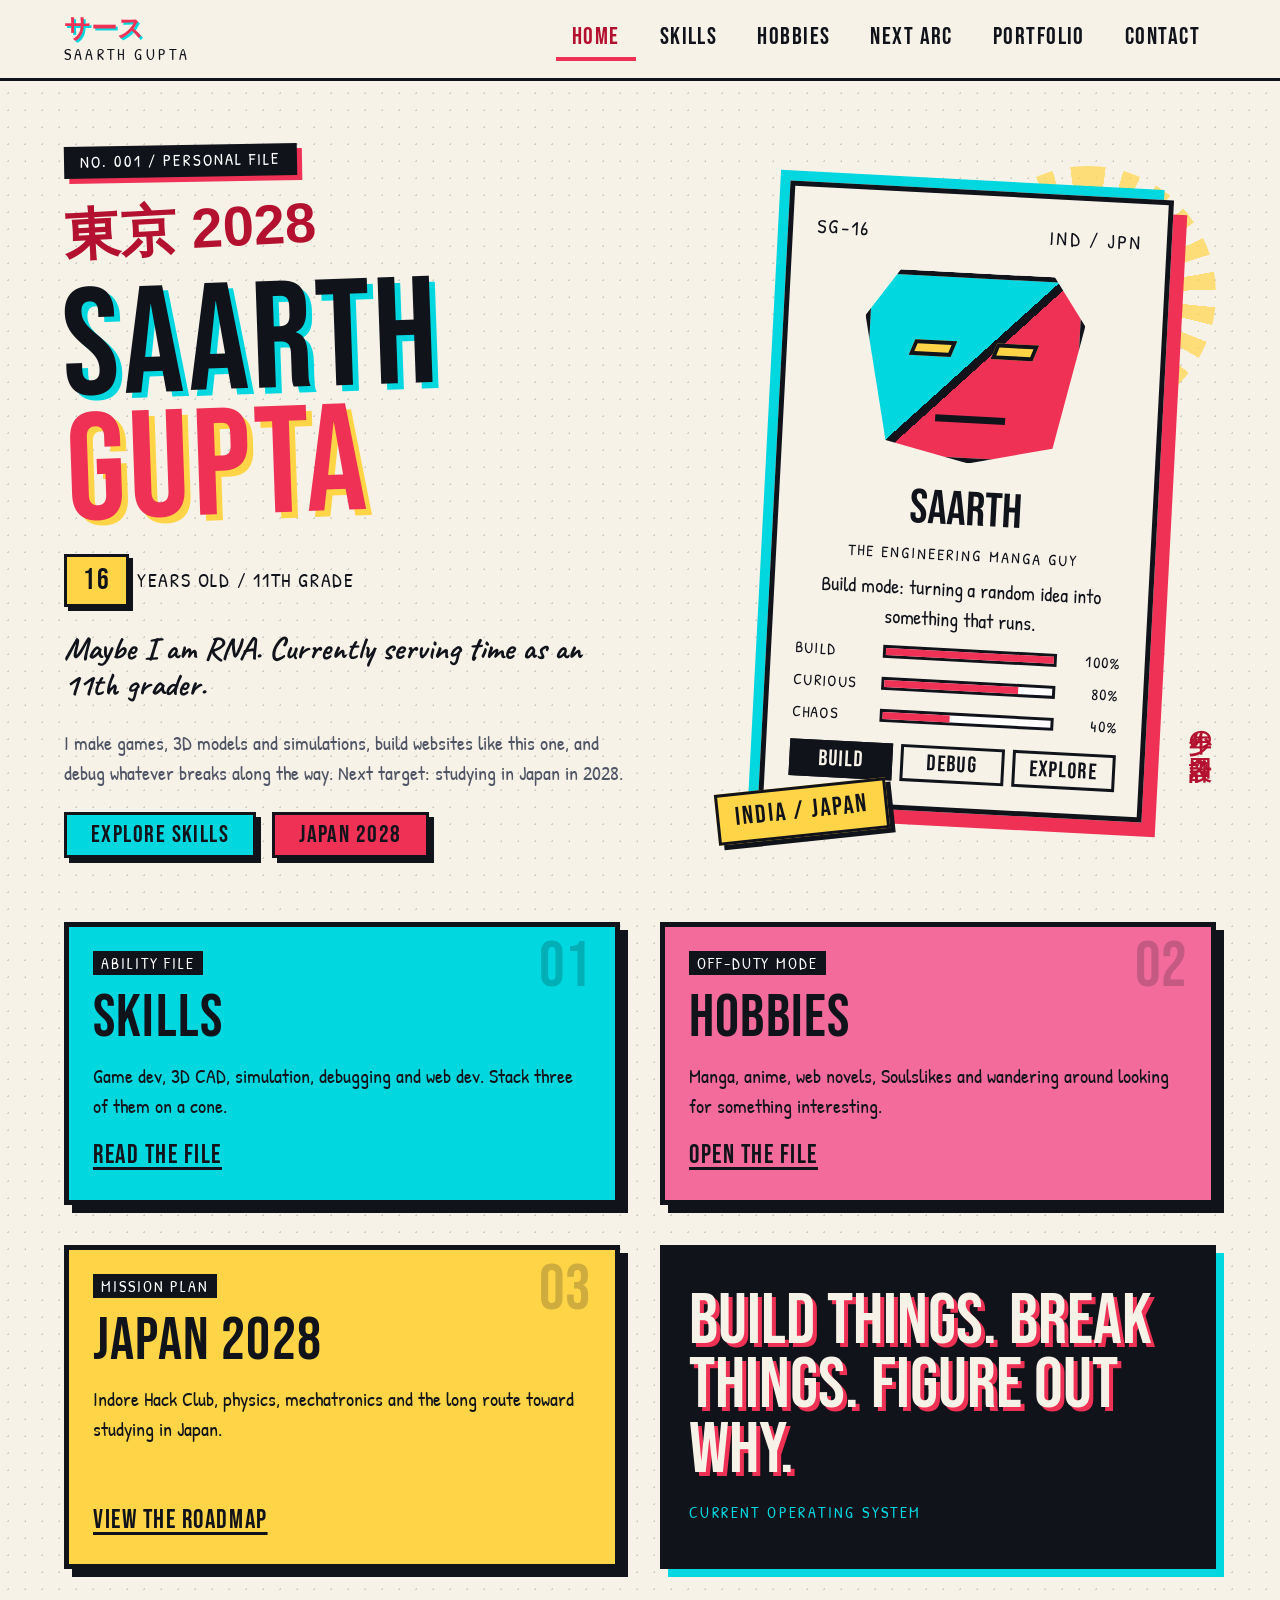
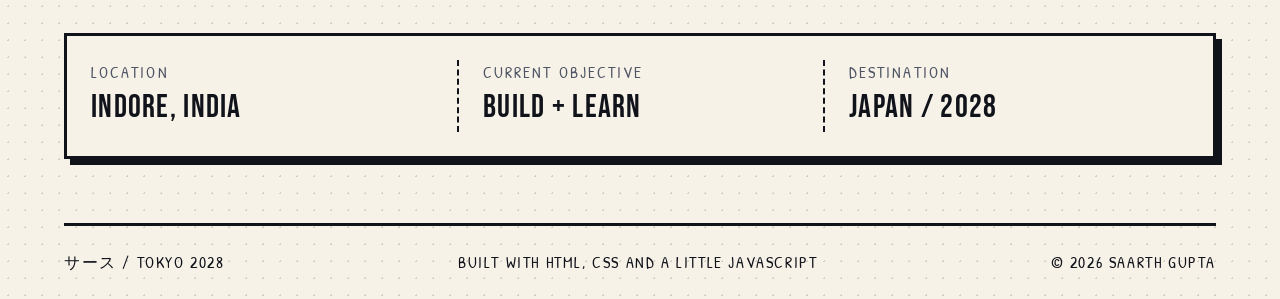
<file: index.html>
<!DOCTYPE html>
<html lang="en">
<head>
  <meta charset="utf-8">
  <meta name="viewport" content="width=device-width, initial-scale=1">
  <title>Saarth Gupta | Personal Blueprint</title>
  <meta name="description" content="Saarth Gupta, 16, builds games, 3D models and simulations in Indore and is aiming to study in Japan in 2028.">
  <meta name="theme-color" content="#f7f2e8">
  <link rel="icon" href="favicon.svg" type="image/svg+xml">
  <link rel="preconnect" href="https://fonts.googleapis.com">
  <link rel="preconnect" href="https://fonts.gstatic.com" crossorigin>
  <link rel="stylesheet" href="https://fonts.googleapis.com/css2?family=Bebas+Neue&family=Caveat:wght@700&family=Patrick+Hand&display=swap">
  <link rel="stylesheet" href="style.css">
  <script src="script.js" defer></script>
</head>
<body>
  <a class="skip-link" href="#main">Skip to content</a>
  <header class="site-header">
    <nav class="site-nav" aria-label="Main">
      <a class="site-logo" href="index.html"><span lang="ja">サース</span><span class="site-logo-name">Saarth Gupta</span></a>
      <ul class="site-menu">
        <li><a href="index.html" aria-current="page">Home</a></li>
        <li><a href="skills.html">Skills</a></li>
        <li><a href="hobbies.html">Hobbies</a></li>
        <li><a href="next-arc.html">Next Arc</a></li>
        <li><a href="portfolio.html">Portfolio</a></li>
        <li><a href="contact.html">Contact</a></li>
      </ul>
    </nav>
  </header>
  <main id="main" class="page-content">
    <section class="hero" aria-labelledby="hero-title">
      <div class="hero-copy">
        <p class="chapter-tag">No. 001 / Personal file</p>
        <p class="japanese-title" lang="ja">東京 2028</p>
        <h1 id="hero-title">Saarth <span>Gupta</span></h1>
        <p class="identity-row"><span class="identity-age">16</span> years old / 11th grade</p>
        <p class="hero-note">Maybe I am RNA. Currently serving time as an 11th grader.</p>
        <p class="hero-description">I make games, 3D models and simulations, build websites like this one, and debug whatever breaks along the way. Next target: studying in Japan in 2028.</p>
        <div class="button-row">
          <a class="comic-button comic-button-cyan" href="skills.html">Explore skills</a>
          <a class="comic-button comic-button-red" href="next-arc.html">Japan 2028</a>
        </div>
      </div>
      <div class="hero-art">
        <div class="character-card" id="character-card" data-mode="build">
          <p class="card-top"><span>SG-16</span><span>IND / JPN</span></p>
          <div class="character-face" aria-hidden="true">
            <span class="face-eye face-eye-left"></span>
            <span class="face-eye face-eye-right"></span>
            <span class="face-mouth"></span>
          </div>
          <p class="character-name">Saarth</p>
          <p class="character-title">The engineering manga guy</p>
          <p class="mode-caption" role="status">Build mode: turning a random idea into something that runs.</p>
          <ul class="stat-list">
          <li class="stat-row" data-stat="build" style="--stat-value: 100%"><span>Build</span><span class="stat-bar"><span class="stat-fill"></span></span><span class="stat-value">100%</span></li>
          <li class="stat-row" data-stat="curious" style="--stat-value: 80%"><span>Curious</span><span class="stat-bar"><span class="stat-fill"></span></span><span class="stat-value">80%</span></li>
          <li class="stat-row" data-stat="chaos" style="--stat-value: 40%"><span>Chaos</span><span class="stat-bar"><span class="stat-fill"></span></span><span class="stat-value">40%</span></li>
          </ul>
          <div class="mode-switch" role="group" aria-label="Character mode" hidden>
            <button class="mode-button" type="button" data-mode="build" aria-pressed="true">Build</button>
            <button class="mode-button" type="button" data-mode="debug" aria-pressed="false">Debug</button>
            <button class="mode-button" type="button" data-mode="explore" aria-pressed="false">Explore</button>
          </div>
        </div>
        <p class="location-stamp">India / Japan</p>
        <p class="vertical-japanese" lang="ja" aria-hidden="true">少年の設計図</p>
      </div>
    </section>

    <section class="card-grid card-grid-wide card-cycle" aria-label="Site sections">
      <a class="manga-card" href="skills.html">
        <span class="card-number" aria-hidden="true">01</span>
        <span class="card-label">Ability file</span>
        <h2>Skills</h2>
        <p>Game dev, 3D CAD, simulation, debugging and web dev. Stack three of them on a cone.</p>
        <span class="card-action">Read the file</span>
      </a>
      <a class="manga-card" href="hobbies.html">
        <span class="card-number" aria-hidden="true">02</span>
        <span class="card-label">Off-duty mode</span>
        <h2>Hobbies</h2>
        <p>Manga, anime, web novels, Soulslikes and wandering around looking for something interesting.</p>
        <span class="card-action">Open the file</span>
      </a>
      <a class="manga-card" href="next-arc.html">
        <span class="card-number" aria-hidden="true">03</span>
        <span class="card-label">Mission plan</span>
        <h2>Japan 2028</h2>
        <p>Indore Hack Club, physics, mechatronics and the long route toward studying in Japan.</p>
        <span class="card-action">View the roadmap</span>
      </a>
      <figure class="quote-panel">
        <blockquote><p>Build things. Break things. Figure out why.</p></blockquote>
        <figcaption class="quote-credit">Current operating system</figcaption>
      </figure>
    </section>

    <dl class="info-strip">
      <div><dt>Location</dt><dd>Indore, India</dd></div>
      <div><dt>Current objective</dt><dd>Build + learn</dd></div>
      <div><dt>Destination</dt><dd>Japan / 2028</dd></div>
    </dl>
  </main>
  <footer class="site-footer">
    <span><span lang="ja">サース</span> / Tokyo 2028</span>
    <span>Built with HTML, CSS and a little JavaScript</span>
    <span>&copy; 2026 Saarth Gupta</span>
  </footer>
</body>
</html>
</file>
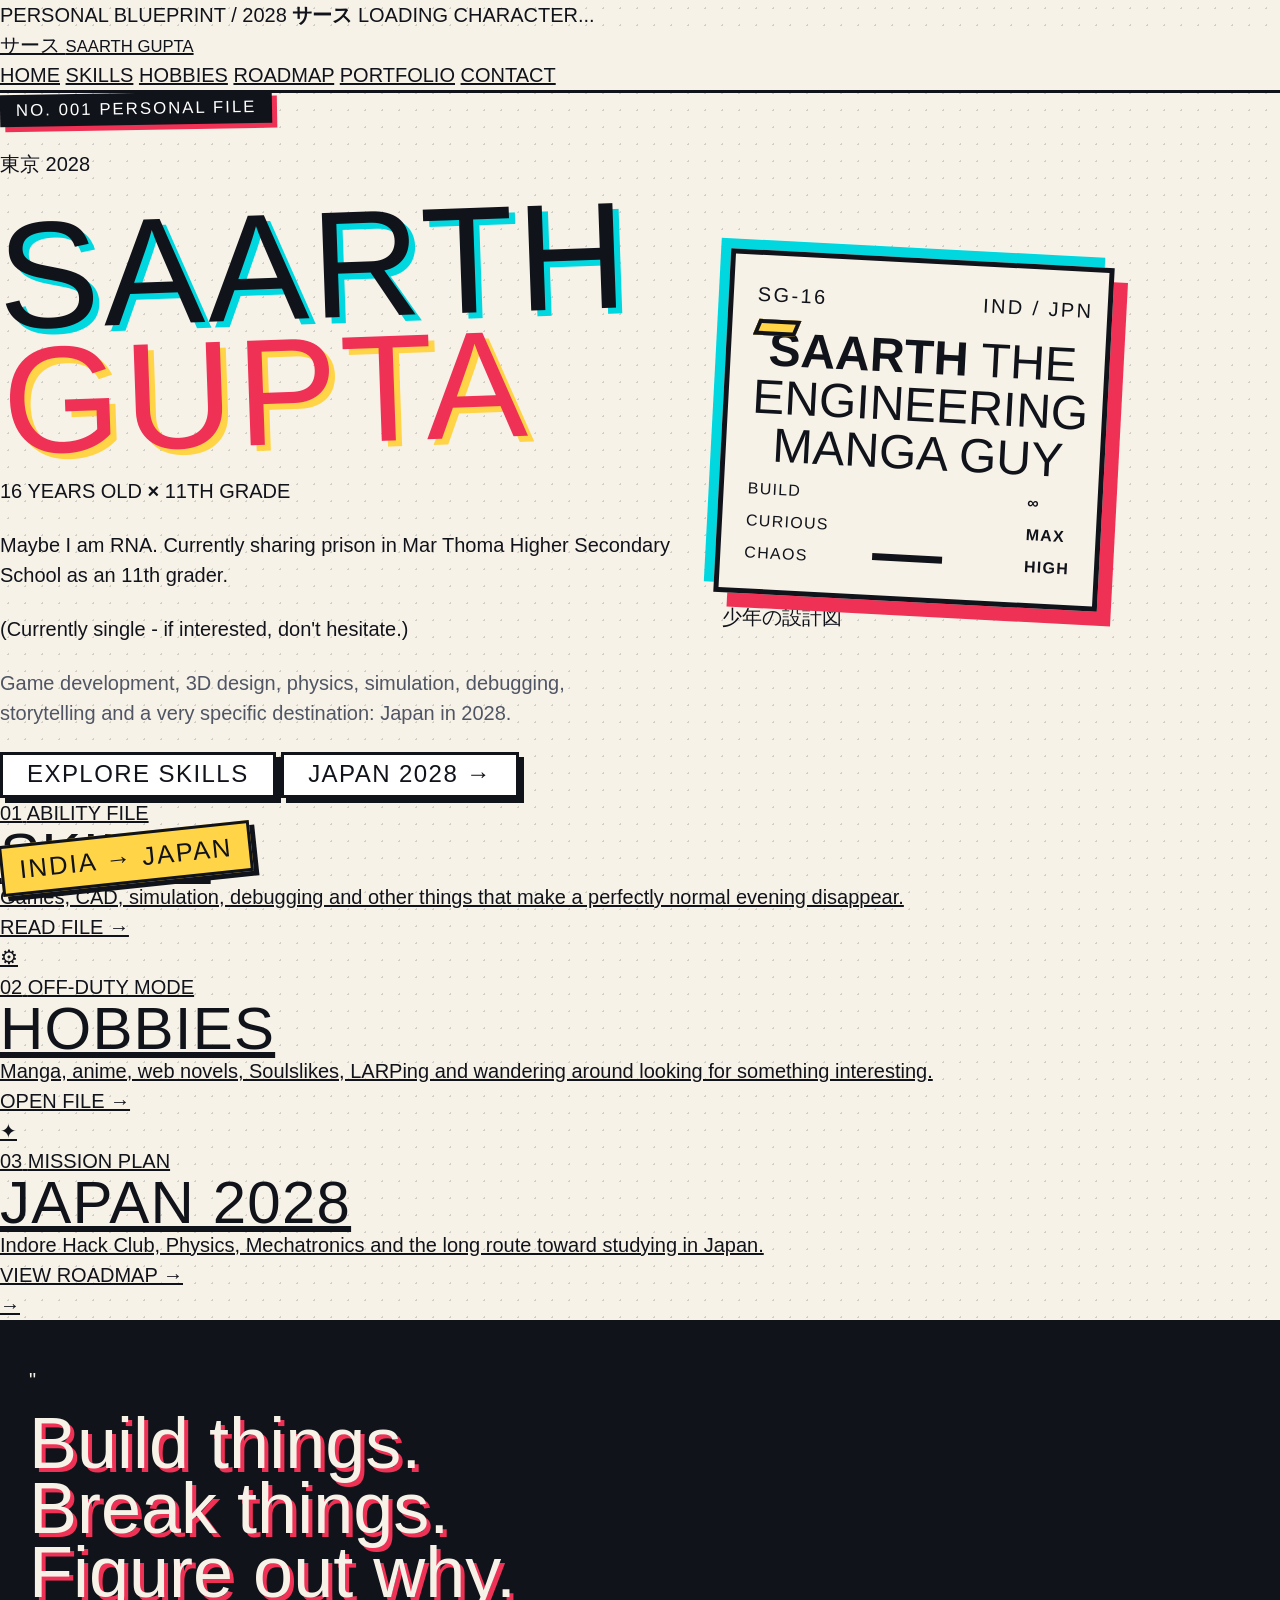
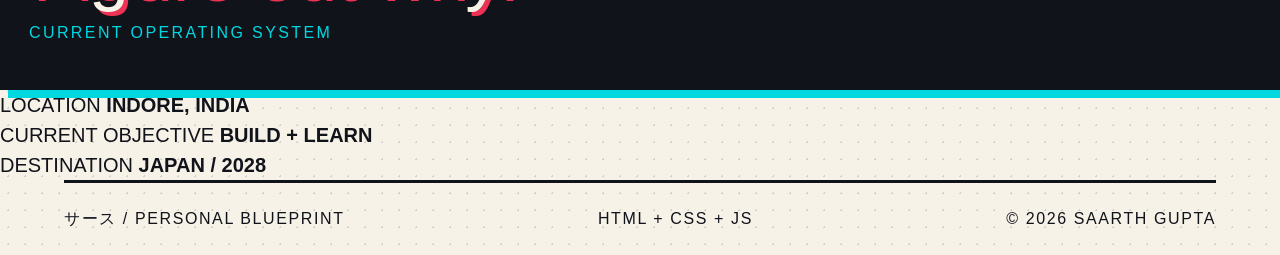
<file: About-me.html>
<!DOCTYPE html>
<html lang="en">
<head>
  <meta charset="UTF-8">
  <meta name="viewport" content="width=device-width, initial-scale=1.0">

  <meta
    name="description"
    content="Saarth Gupta - personal website, skills, hobbies and Japan 2028 roadmap."
  >

  <title>Saarth Gupta | Personal Blueprint</title>

  <link rel="stylesheet" href="style.css">
</head>

<body>

  <!-- Cursor-following light -->
  <div class="cursor-glow" aria-hidden="true"></div>

  <!-- Manga atmosphere -->
  <div class="page-dots" aria-hidden="true"></div>
  <div class="speed-lines" aria-hidden="true"></div>

  <!-- Intro -->
  <div class="intro-screen" aria-hidden="true">
    <div class="intro-card">
      <span class="intro-small">PERSONAL BLUEPRINT / 2028</span>
      <strong>サース</strong>
      <span class="intro-bottom">LOADING CHARACTER...</span>
    </div>
  </div>

  <header class="site-header">
    <nav class="main-nav" aria-label="Main navigation">

      <a class="logo" href="index.html">
        <span>サース</span>
        <small>SAARTH GUPTA</small>
      </a>

      <div class="nav-links">
        <a class="active" href="index.html">HOME</a>
        <a href="skills.html">SKILLS</a>
        <a href="hobbies.html">HOBBIES</a>
        <a href="next-arc.html">ROADMAP</a>
        <a href="portfolio.html">PORTFOLIO</a>
        <a href="contact.html">CONTACT</a>
      </div>

    </nav>
  </header>

  <main>

    <!-- HERO -->
    <section class="hero">

      <div class="hero-copy">

        <div class="chapter-tag">
          <span>NO. 001</span>
          <span>PERSONAL FILE</span>
        </div>

        <p class="jp-title">東京 2028</p>

        <h1>
          SAARTH
          <span>GUPTA</span>
        </h1>

        <div class="identity">
          <span class="identity-box">16</span>
          <span>YEARS OLD</span>
          <b>×</b>
          <span>11TH GRADE</span>
        </div>

        <p class="tagline">
          Maybe I am RNA. Currently sharing prison in Mar Thoma Higher Secondary School as an 11th grader.
        </p>

        <p class="single-line">
          (Currently single - if interested, don't hesitate.)
        </p>

        <p class="hero-description">
          Game development, 3D design, physics, simulation, debugging,
          storytelling and a very specific destination: Japan in 2028.
        </p>

        <div class="hero-actions">
          <a href="skills.html" class="comic-button cyan">EXPLORE SKILLS</a>
          <a href="next-arc.html" class="comic-button red">JAPAN 2028 →</a>
        </div>

      </div>

      <!-- Illustrated side -->
      <div class="hero-illustration">

        <div class="sun"></div>

        <div class="burst burst-one"></div>
        <div class="burst burst-two"></div>

        <div class="character-card">

          <div class="card-top">
            <span>SG-16</span>
            <span>IND / JPN</span>
          </div>

          <div class="mecha-face">
            <div class="face-eye eye-left"></div>
            <div class="face-eye eye-right"></div>
            <div class="face-mouth"></div>
          </div>

          <div class="character-name">
            <strong>SAARTH</strong>
            <span>THE ENGINEERING MANGA GUY</span>
          </div>

          <div class="stat-row">
            <span>BUILD</span>
            <i></i>
            <b>∞</b>
          </div>

          <div class="stat-row">
            <span>CURIOUS</span>
            <i></i>
            <b>MAX</b>
          </div>

          <div class="stat-row">
            <span>CHAOS</span>
            <i></i>
            <b>HIGH</b>
          </div>

        </div>

        <div class="location-stamp">
          INDIA
          <strong>→</strong>
          JAPAN
        </div>

        <div class="vertical-jp">
          少年の設計図
        </div>

      </div>

    </section>

    <!-- FUN PANEL GRID -->
    <section class="comic-grid">

      <a href="skills.html" class="comic-panel cyan-panel">

        <span class="panel-number">01</span>
        <span class="panel-label">ABILITY FILE</span>

        <h2>SKILLS</h2>

        <p>
          Games, CAD, simulation, debugging and other things
          that make a perfectly normal evening disappear.
        </p>

        <span class="panel-arrow">READ FILE →</span>

        <div class="panel-doodle">⚙</div>

      </a>

      <a href="hobbies.html" class="comic-panel red-panel">

        <span class="panel-number">02</span>
        <span class="panel-label">OFF-DUTY MODE</span>

        <h2>HOBBIES</h2>

        <p>
          Manga, anime, web novels, Soulslikes, LARPing
          and wandering around looking for something interesting.
        </p>

        <span class="panel-arrow">OPEN FILE →</span>

        <div class="panel-doodle">✦</div>

      </a>

      <a href="next-arc.html" class="comic-panel yellow-panel">

        <span class="panel-number">03</span>
        <span class="panel-label">MISSION PLAN</span>

        <h2>JAPAN 2028</h2>

        <p>
          Indore Hack Club, Physics, Mechatronics and the
          long route toward studying in Japan.
        </p>

        <span class="panel-arrow">VIEW ROADMAP →</span>

        <div class="panel-doodle">→</div>

      </a>

      <div class="quote-panel">

        <span class="quote-mark">"</span>

        <p>
          Build things.<br>
          Break things.<br>
          Figure out why.
        </p>

        <span class="quote-credit">CURRENT OPERATING SYSTEM</span>

      </div>

    </section>

    <!-- SMALL INFO STRIP -->
    <section class="blueprint-strip">

      <div>
        <span>LOCATION</span>
        <strong>INDORE, INDIA</strong>
      </div>

      <div>
        <span>CURRENT OBJECTIVE</span>
        <strong>BUILD + LEARN</strong>
      </div>

      <div>
        <span>DESTINATION</span>
        <strong>JAPAN / 2028</strong>
      </div>

    </section>

  </main>

  <footer class="site-footer">
    <span>サース / PERSONAL BLUEPRINT</span>
    <span>HTML + CSS + JS</span>
    <span>© 2026 SAARTH GUPTA</span>
  </footer>

  <script src="script.js"></script>

</body>
</html>
</file>
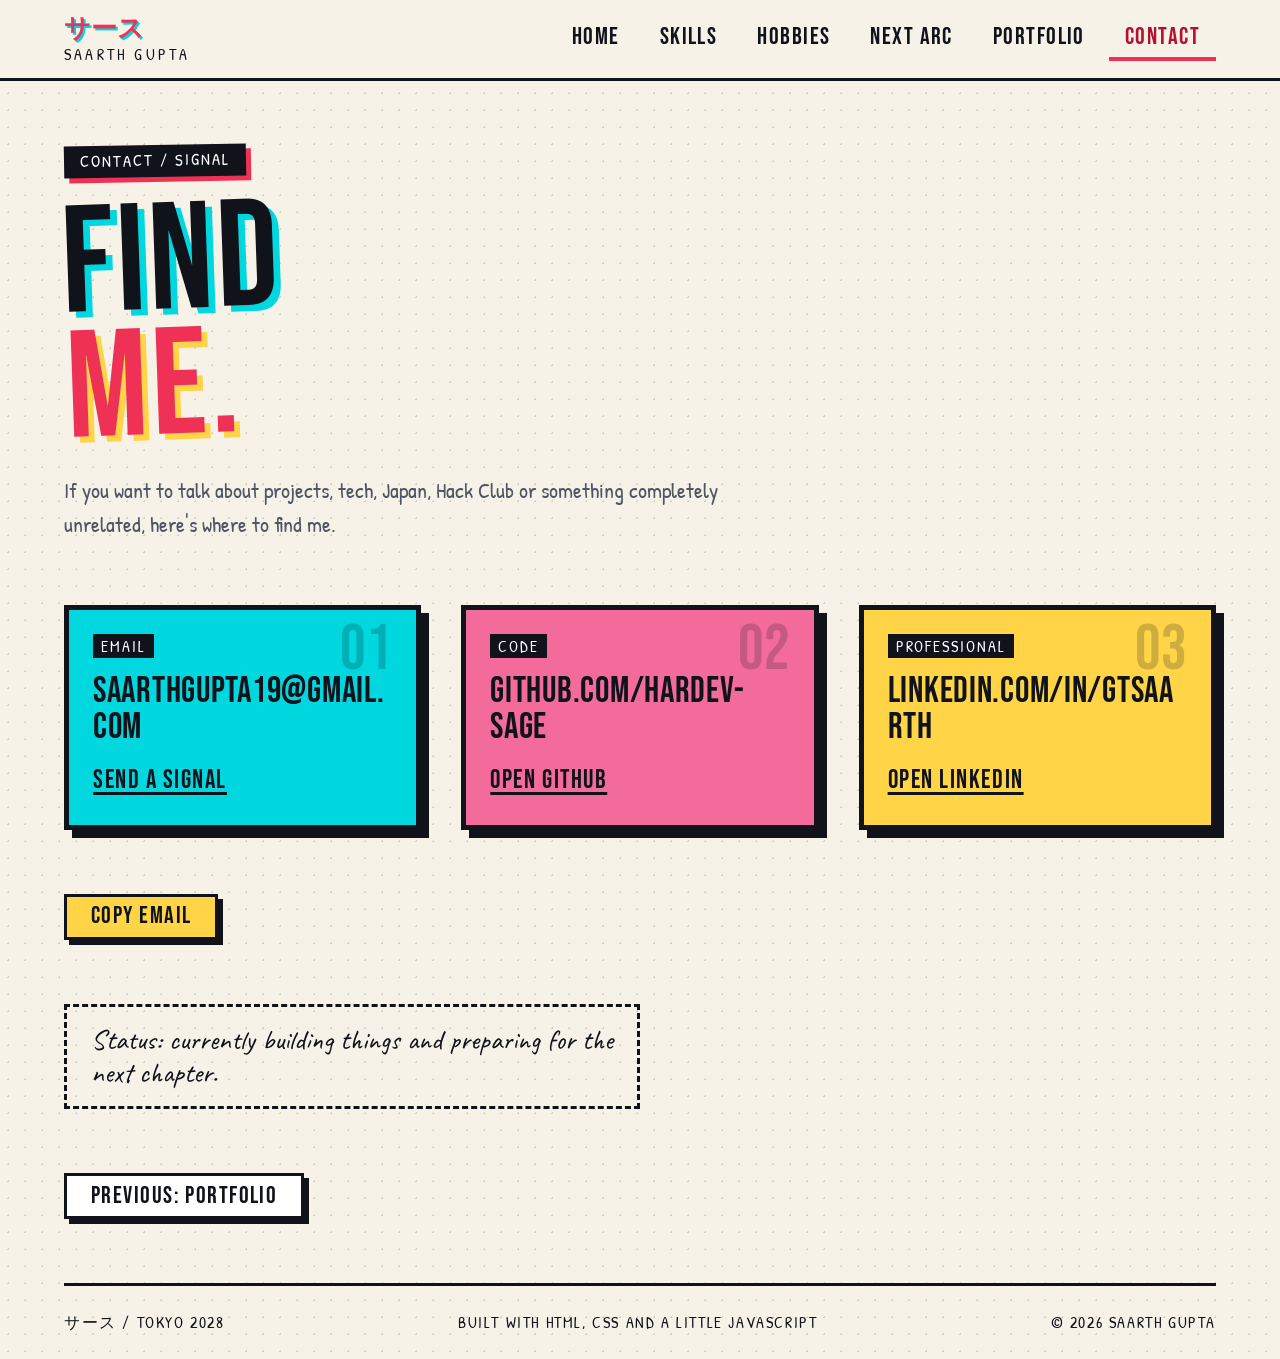
<file: contact.html>
<!DOCTYPE html>
<html lang="en">
<head>
  <meta charset="utf-8">
  <meta name="viewport" content="width=device-width, initial-scale=1">
  <title>Contact | Saarth Gupta</title>
  <meta name="description" content="Contact Saarth Gupta by email, GitHub or LinkedIn.">
  <meta name="theme-color" content="#f7f2e8">
  <link rel="icon" href="favicon.svg" type="image/svg+xml">
  <link rel="preconnect" href="https://fonts.googleapis.com">
  <link rel="preconnect" href="https://fonts.gstatic.com" crossorigin>
  <link rel="stylesheet" href="https://fonts.googleapis.com/css2?family=Bebas+Neue&family=Caveat:wght@700&family=Patrick+Hand&display=swap">
  <link rel="stylesheet" href="style.css">
  <script src="script.js" defer></script>
</head>
<body>
  <a class="skip-link" href="#main">Skip to content</a>
  <header class="site-header">
    <nav class="site-nav" aria-label="Main">
      <a class="site-logo" href="index.html"><span lang="ja">サース</span><span class="site-logo-name">Saarth Gupta</span></a>
      <ul class="site-menu">
        <li><a href="index.html">Home</a></li>
        <li><a href="skills.html">Skills</a></li>
        <li><a href="hobbies.html">Hobbies</a></li>
        <li><a href="next-arc.html">Next Arc</a></li>
        <li><a href="portfolio.html">Portfolio</a></li>
        <li><a href="contact.html" aria-current="page">Contact</a></li>
      </ul>
    </nav>
  </header>
  <main id="main" class="page-content">
    <header class="page-heading">
      <p class="chapter-tag">Contact / Signal</p>
      <h1>Find <span>Me.</span></h1>
      <p class="page-lead">If you want to talk about projects, tech, Japan, Hack Club or something completely unrelated, here's where to find me.</p>
    </header>
    <section class="card-grid card-cycle" aria-label="Contact links">
      <a class="manga-card contact-card" href="mailto:saarthgupta19@gmail.com">
        <span class="card-number" aria-hidden="true">01</span>
        <span class="card-label">Email</span>
        <h2>saarthgupta19@gmail.com</h2>
        <span class="card-action">Send a signal</span>
      </a>
      <a class="manga-card contact-card" href="https://github.com/hardev-sage" target="_blank" rel="noopener noreferrer">
        <span class="card-number" aria-hidden="true">02</span>
        <span class="card-label">Code</span>
        <h2>github.com/hardev-sage</h2>
        <span class="card-action">Open GitHub<span class="visually-hidden"> (opens in a new tab)</span></span>
      </a>
      <a class="manga-card contact-card" href="https://www.linkedin.com/in/gtsaarth/" target="_blank" rel="noopener noreferrer">
        <span class="card-number" aria-hidden="true">03</span>
        <span class="card-label">Professional</span>
        <h2>linkedin.com/in/gtsaarth</h2>
        <span class="card-action">Open LinkedIn<span class="visually-hidden"> (opens in a new tab)</span></span>
      </a>
    </section>

    <div class="button-row">
      <button class="comic-button comic-button-yellow" type="button" data-copy="saarthgupta19@gmail.com">Copy email</button>
      <p class="copy-status" role="status"></p>
    </div>

    <aside class="note-card">
      <p>Status: currently building things and preparing for the next chapter.</p>
    </aside>
    <nav class="page-pager" aria-label="Page sequence">
      <a class="comic-button" href="portfolio.html" rel="prev">Previous: Portfolio</a>
    </nav>
  </main>
  <footer class="site-footer">
    <span><span lang="ja">サース</span> / Tokyo 2028</span>
    <span>Built with HTML, CSS and a little JavaScript</span>
    <span>&copy; 2026 Saarth Gupta</span>
  </footer>
</body>
</html>
</file>
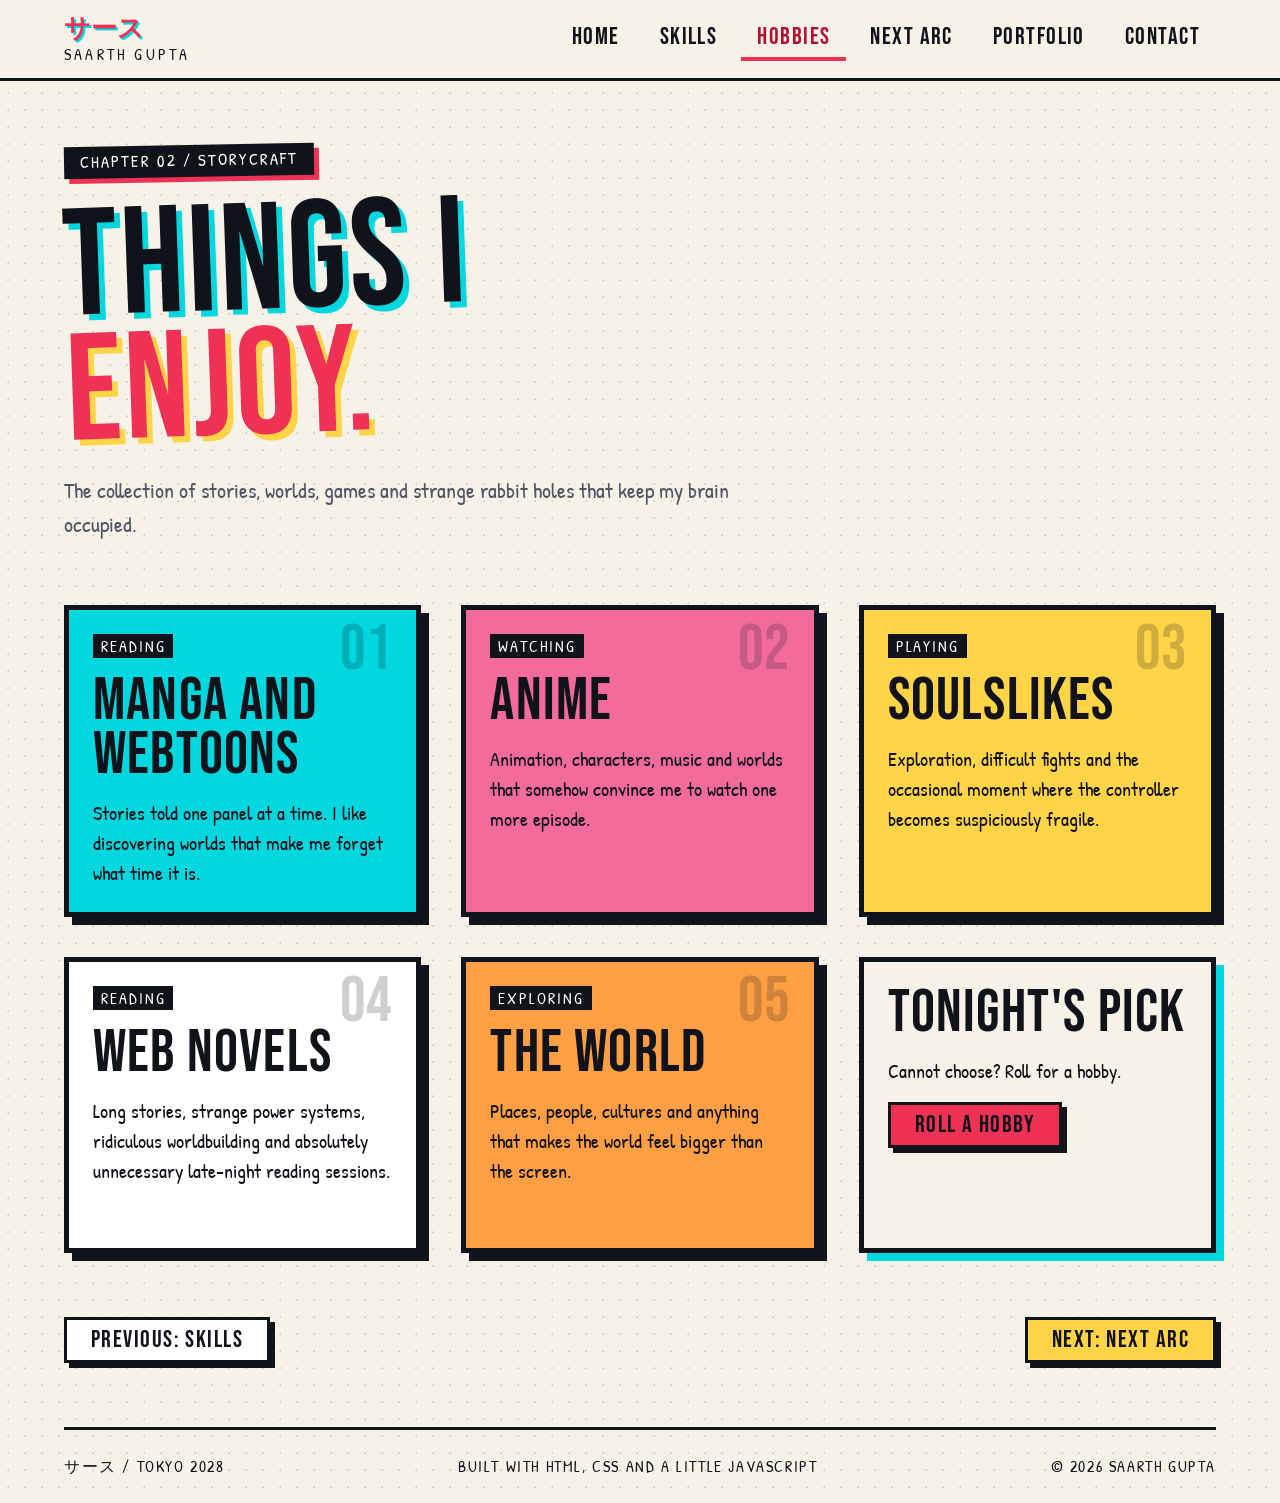
<file: hobbies.html>
<!DOCTYPE html>
<html lang="en">
<head>
  <meta charset="utf-8">
  <meta name="viewport" content="width=device-width, initial-scale=1">
  <title>Hobbies | Saarth Gupta</title>
  <meta name="description" content="Saarth Gupta's hobbies: manga, anime, Soulslikes, web novels and exploring the world.">
  <meta name="theme-color" content="#f7f2e8">
  <link rel="icon" href="favicon.svg" type="image/svg+xml">
  <link rel="preconnect" href="https://fonts.googleapis.com">
  <link rel="preconnect" href="https://fonts.gstatic.com" crossorigin>
  <link rel="stylesheet" href="https://fonts.googleapis.com/css2?family=Bebas+Neue&family=Caveat:wght@700&family=Patrick+Hand&display=swap">
  <link rel="stylesheet" href="style.css">
  <script src="script.js" defer></script>
</head>
<body>
  <a class="skip-link" href="#main">Skip to content</a>
  <header class="site-header">
    <nav class="site-nav" aria-label="Main">
      <a class="site-logo" href="index.html"><span lang="ja">サース</span><span class="site-logo-name">Saarth Gupta</span></a>
      <ul class="site-menu">
        <li><a href="index.html">Home</a></li>
        <li><a href="skills.html">Skills</a></li>
        <li><a href="hobbies.html" aria-current="page">Hobbies</a></li>
        <li><a href="next-arc.html">Next Arc</a></li>
        <li><a href="portfolio.html">Portfolio</a></li>
        <li><a href="contact.html">Contact</a></li>
      </ul>
    </nav>
  </header>
  <main id="main" class="page-content">
    <header class="page-heading">
      <p class="chapter-tag">Chapter 02 / Storycraft</p>
      <h1>Things I <span>Enjoy.</span></h1>
      <p class="page-lead">The collection of stories, worlds, games and strange rabbit holes that keep my brain occupied.</p>
    </header>
    <section class="card-grid card-cycle hobby-grid" aria-label="Hobbies">
      <article class="manga-card">
        <span class="card-number" aria-hidden="true">01</span>
        <span class="card-label">Reading</span>
        <h2>Manga and webtoons</h2>
        <p>Stories told one panel at a time. I like discovering worlds that make me forget what time it is.</p>
      </article>
      <article class="manga-card">
        <span class="card-number" aria-hidden="true">02</span>
        <span class="card-label">Watching</span>
        <h2>Anime</h2>
        <p>Animation, characters, music and worlds that somehow convince me to watch one more episode.</p>
      </article>
      <article class="manga-card">
        <span class="card-number" aria-hidden="true">03</span>
        <span class="card-label">Playing</span>
        <h2>Soulslikes</h2>
        <p>Exploration, difficult fights and the occasional moment where the controller becomes suspiciously fragile.</p>
      </article>
      <article class="manga-card">
        <span class="card-number" aria-hidden="true">04</span>
        <span class="card-label">Reading</span>
        <h2>Web novels</h2>
        <p>Long stories, strange power systems, ridiculous worldbuilding and absolutely unnecessary late-night reading sessions.</p>
      </article>
      <article class="manga-card">
        <span class="card-number" aria-hidden="true">05</span>
        <span class="card-label">Exploring</span>
        <h2>The world</h2>
        <p>Places, people, cultures and anything that makes the world feel bigger than the screen.</p>
      </article>
      <section class="tool-panel" id="hobby-roll" aria-labelledby="hobby-roll-title" hidden>
        <h2 id="hobby-roll-title">Tonight's pick</h2>
        <p>Cannot choose? Roll for a hobby.</p>
        <button class="comic-button comic-button-red" type="button">Roll a hobby</button>
        <p class="tool-readout" role="status"></p>
      </section>
    </section>
    <nav class="page-pager" aria-label="Page sequence">
      <a class="comic-button" href="skills.html" rel="prev">Previous: Skills</a>
      <a class="comic-button comic-button-yellow page-pager-next" href="next-arc.html" rel="next">Next: Next Arc</a>
    </nav>
  </main>
  <footer class="site-footer">
    <span><span lang="ja">サース</span> / Tokyo 2028</span>
    <span>Built with HTML, CSS and a little JavaScript</span>
    <span>&copy; 2026 Saarth Gupta</span>
  </footer>
</body>
</html>
</file>
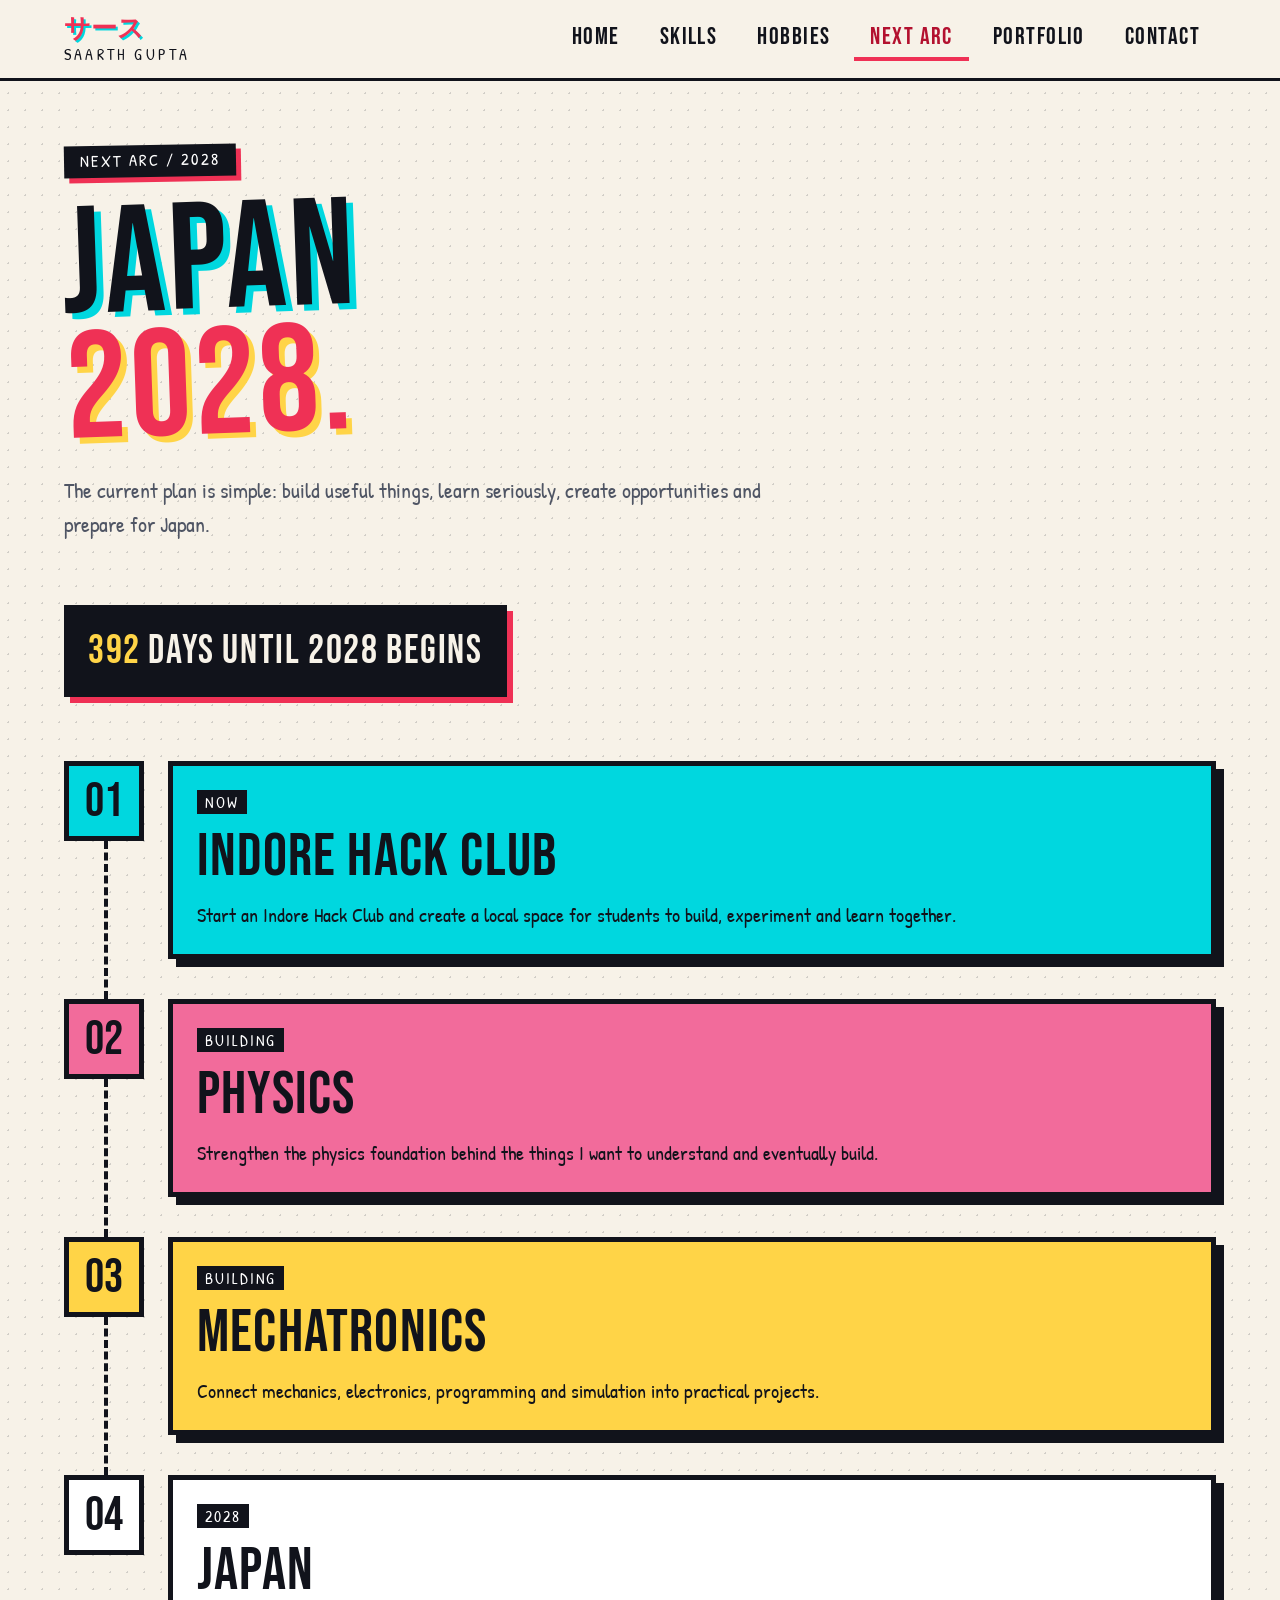
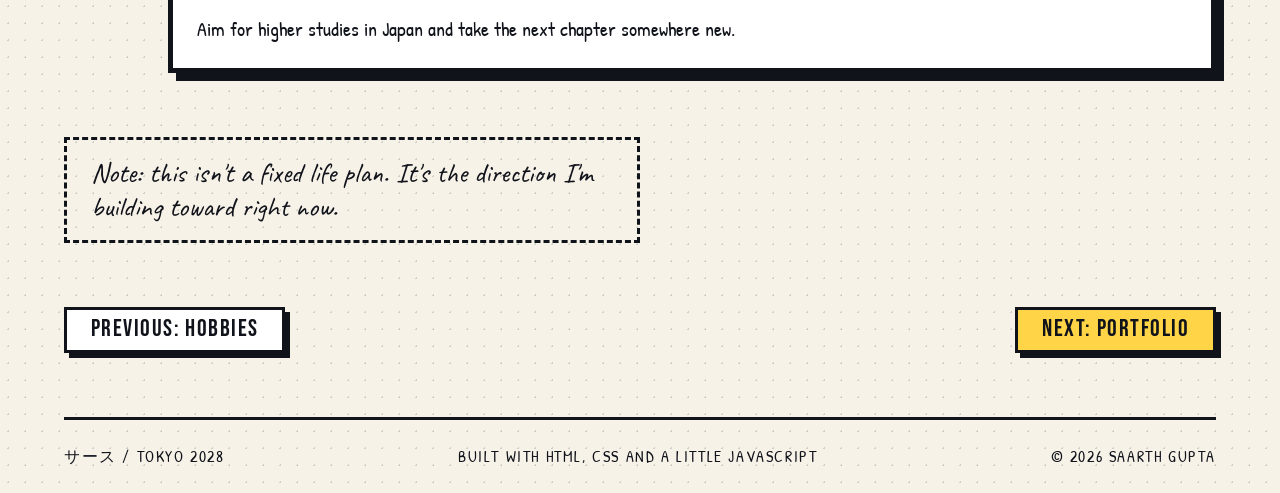
<file: next-arc.html>
<!DOCTYPE html>
<html lang="en">
<head>
  <meta charset="utf-8">
  <meta name="viewport" content="width=device-width, initial-scale=1">
  <title>Next Arc | Saarth Gupta</title>
  <meta name="description" content="Saarth Gupta's roadmap toward studying in Japan in 2028.">
  <meta name="theme-color" content="#f7f2e8">
  <link rel="icon" href="favicon.svg" type="image/svg+xml">
  <link rel="preconnect" href="https://fonts.googleapis.com">
  <link rel="preconnect" href="https://fonts.gstatic.com" crossorigin>
  <link rel="stylesheet" href="https://fonts.googleapis.com/css2?family=Bebas+Neue&family=Caveat:wght@700&family=Patrick+Hand&display=swap">
  <link rel="stylesheet" href="style.css">
  <script src="script.js" defer></script>
</head>
<body>
  <a class="skip-link" href="#main">Skip to content</a>
  <header class="site-header">
    <nav class="site-nav" aria-label="Main">
      <a class="site-logo" href="index.html"><span lang="ja">サース</span><span class="site-logo-name">Saarth Gupta</span></a>
      <ul class="site-menu">
        <li><a href="index.html">Home</a></li>
        <li><a href="skills.html">Skills</a></li>
        <li><a href="hobbies.html">Hobbies</a></li>
        <li><a href="next-arc.html" aria-current="page">Next Arc</a></li>
        <li><a href="portfolio.html">Portfolio</a></li>
        <li><a href="contact.html">Contact</a></li>
      </ul>
    </nav>
  </header>
  <main id="main" class="page-content">
    <header class="page-heading">
      <p class="chapter-tag">Next arc / 2028</p>
      <h1>Japan <span>2028.</span></h1>
      <p class="page-lead">The current plan is simple: build useful things, learn seriously, create opportunities and prepare for Japan.</p>
    </header>
    <p class="countdown" hidden><strong data-days-until-2028>0</strong> days until 2028 begins</p>

    <ol class="roadmap-list card-cycle" aria-label="Roadmap">
      <li class="roadmap-step">
        <span class="roadmap-number" aria-hidden="true">01</span>
        <div class="manga-card">
          <span class="card-label">Now</span>
          <h2>Indore Hack Club</h2>
          <p>Start an Indore Hack Club and create a local space for students to build, experiment and learn together.</p>
        </div>
      </li>
      <li class="roadmap-step">
        <span class="roadmap-number" aria-hidden="true">02</span>
        <div class="manga-card">
          <span class="card-label">Building</span>
          <h2>Physics</h2>
          <p>Strengthen the physics foundation behind the things I want to understand and eventually build.</p>
        </div>
      </li>
      <li class="roadmap-step">
        <span class="roadmap-number" aria-hidden="true">03</span>
        <div class="manga-card">
          <span class="card-label">Building</span>
          <h2>Mechatronics</h2>
          <p>Connect mechanics, electronics, programming and simulation into practical projects.</p>
        </div>
      </li>
      <li class="roadmap-step">
        <span class="roadmap-number" aria-hidden="true">04</span>
        <div class="manga-card">
          <span class="card-label">2028</span>
          <h2>Japan</h2>
          <p>Aim for higher studies in Japan and take the next chapter somewhere new.</p>
        </div>
      </li>
    </ol>

    <aside class="note-card">
      <p>Note: this isn't a fixed life plan. It's the direction I'm building toward right now.</p>
    </aside>
    <nav class="page-pager" aria-label="Page sequence">
      <a class="comic-button" href="hobbies.html" rel="prev">Previous: Hobbies</a>
      <a class="comic-button comic-button-yellow page-pager-next" href="portfolio.html" rel="next">Next: Portfolio</a>
    </nav>
  </main>
  <footer class="site-footer">
    <span><span lang="ja">サース</span> / Tokyo 2028</span>
    <span>Built with HTML, CSS and a little JavaScript</span>
    <span>&copy; 2026 Saarth Gupta</span>
  </footer>
</body>
</html>
</file>
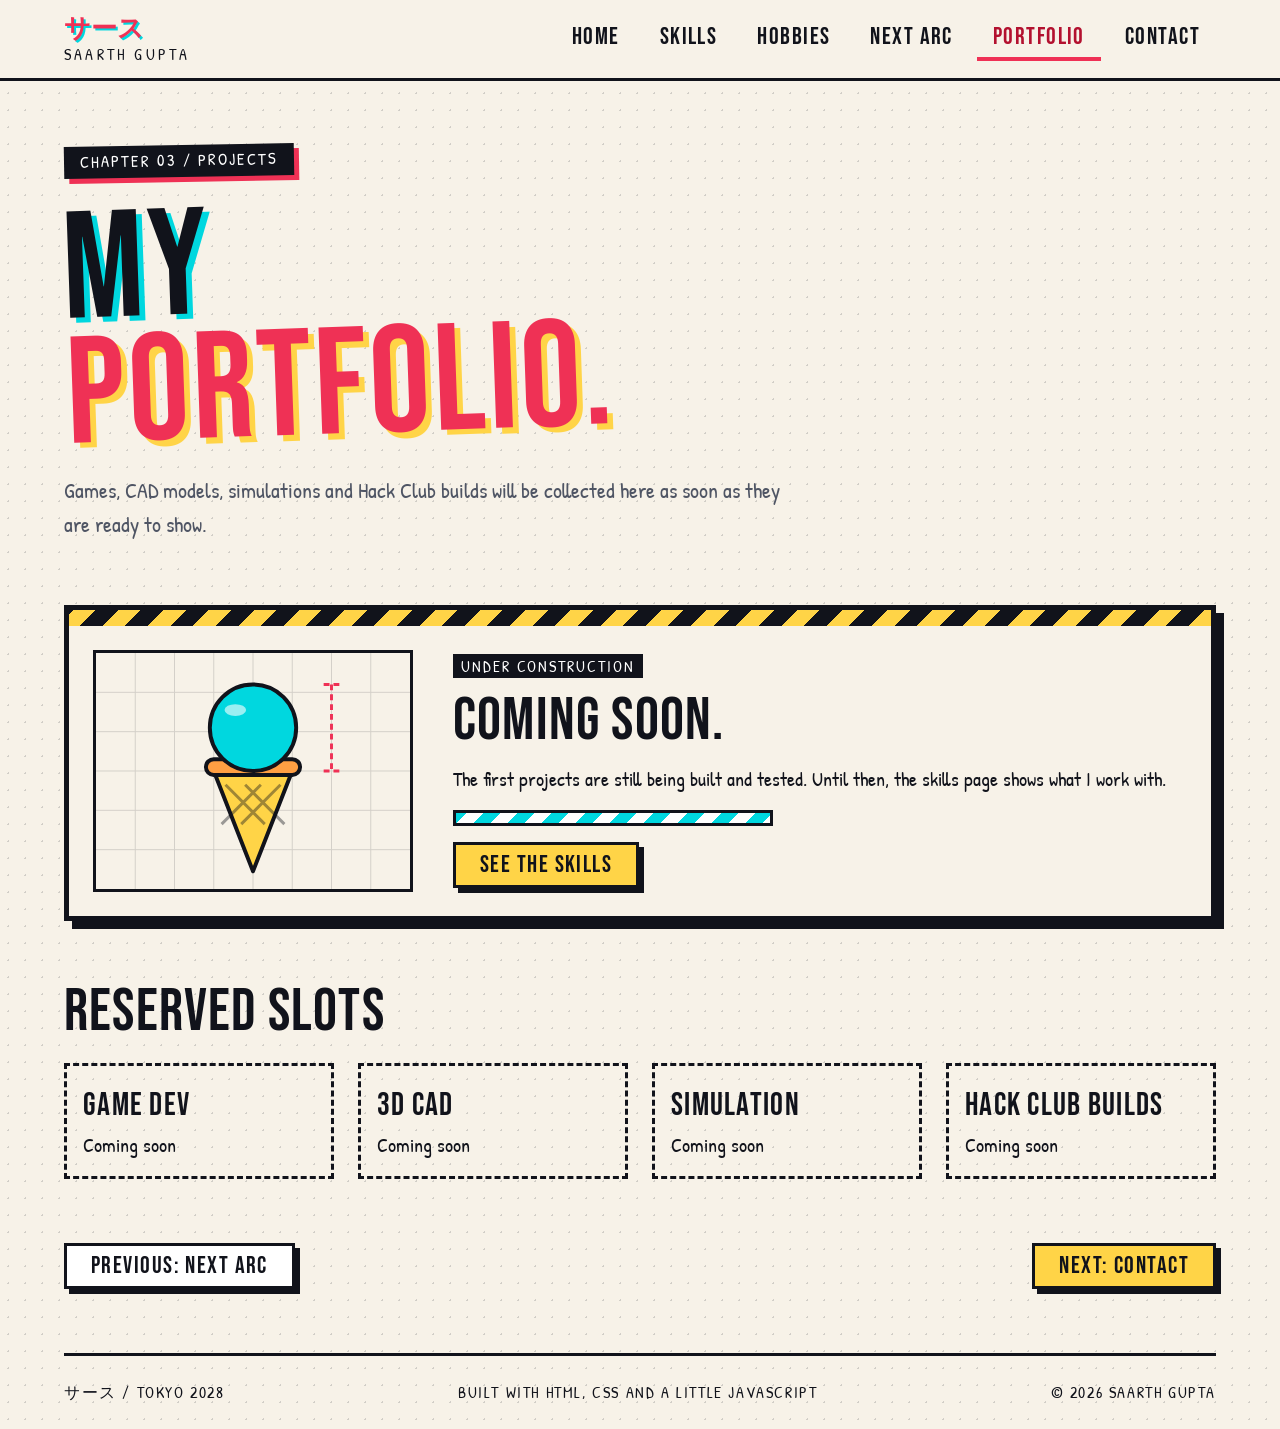
<file: portfolio.html>
<!DOCTYPE html>
<html lang="en">
<head>
  <meta charset="utf-8">
  <meta name="viewport" content="width=device-width, initial-scale=1">
  <title>Portfolio | Saarth Gupta</title>
  <meta name="description" content="Saarth Gupta's portfolio of games, CAD models, simulations and Hack Club builds is coming soon.">
  <meta name="theme-color" content="#f7f2e8">
  <link rel="icon" href="favicon.svg" type="image/svg+xml">
  <link rel="preconnect" href="https://fonts.googleapis.com">
  <link rel="preconnect" href="https://fonts.gstatic.com" crossorigin>
  <link rel="stylesheet" href="https://fonts.googleapis.com/css2?family=Bebas+Neue&family=Caveat:wght@700&family=Patrick+Hand&display=swap">
  <link rel="stylesheet" href="style.css">
  <script src="script.js" defer></script>
</head>
<body>
  <a class="skip-link" href="#main">Skip to content</a>
  <header class="site-header">
    <nav class="site-nav" aria-label="Main">
      <a class="site-logo" href="index.html"><span lang="ja">サース</span><span class="site-logo-name">Saarth Gupta</span></a>
      <ul class="site-menu">
        <li><a href="index.html">Home</a></li>
        <li><a href="skills.html">Skills</a></li>
        <li><a href="hobbies.html">Hobbies</a></li>
        <li><a href="next-arc.html">Next Arc</a></li>
        <li><a href="portfolio.html" aria-current="page">Portfolio</a></li>
        <li><a href="contact.html">Contact</a></li>
      </ul>
    </nav>
  </header>
  <main id="main" class="page-content">
    <header class="page-heading">
      <p class="chapter-tag">Chapter 03 / Projects</p>
      <h1>My <span>Portfolio.</span></h1>
      <p class="page-lead">Games, CAD models, simulations and Hack Club builds will be collected here as soon as they are ready to show.</p>
    </header>
    <section class="construction-box" aria-labelledby="construction-title">
      <img src="scoop-blueprint.svg" width="320" height="240" alt="Blueprint sketch of a cyan ice cream scoop on a yellow cone with a red measuring line beside it">
      <div class="construction-copy">
        <p class="card-label">Under construction</p>
        <h2 id="construction-title">Coming soon.</h2>
        <p>The first projects are still being built and tested. Until then, the skills page shows what I work with.</p>
        <span class="build-bar" aria-hidden="true"></span>
        <a class="comic-button comic-button-yellow" href="skills.html">See the skills</a>
      </div>
    </section>

    <section class="section-block" aria-labelledby="reserved-title">
      <h2 id="reserved-title">Reserved slots</h2>
      <ul class="reserved-list">
        <li><span class="reserved-title">Game dev</span><span>Coming soon</span></li>
        <li><span class="reserved-title">3D CAD</span><span>Coming soon</span></li>
        <li><span class="reserved-title">Simulation</span><span>Coming soon</span></li>
        <li><span class="reserved-title">Hack Club builds</span><span>Coming soon</span></li>
      </ul>
    </section>
    <nav class="page-pager" aria-label="Page sequence">
      <a class="comic-button" href="next-arc.html" rel="prev">Previous: Next Arc</a>
      <a class="comic-button comic-button-yellow page-pager-next" href="contact.html" rel="next">Next: Contact</a>
    </nav>
  </main>
  <footer class="site-footer">
    <span><span lang="ja">サース</span> / Tokyo 2028</span>
    <span>Built with HTML, CSS and a little JavaScript</span>
    <span>&copy; 2026 Saarth Gupta</span>
  </footer>
</body>
</html>
</file>
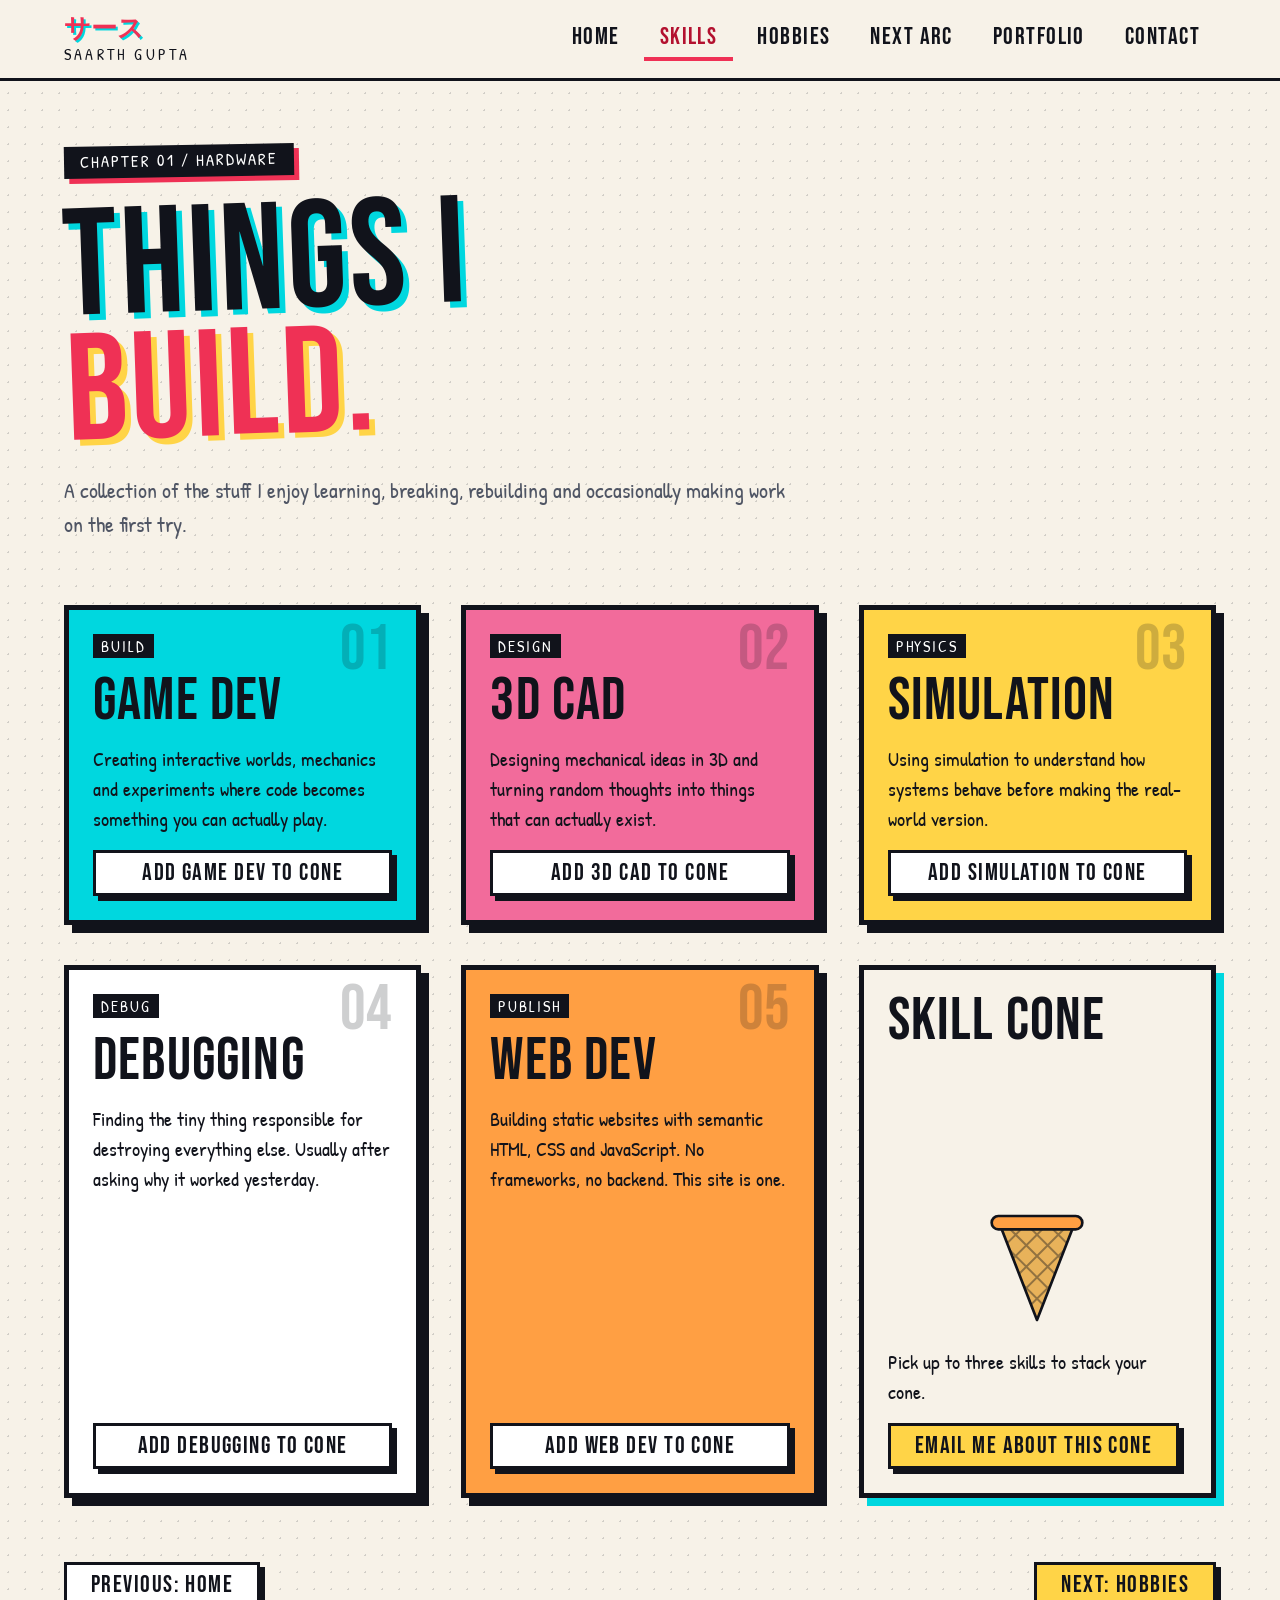
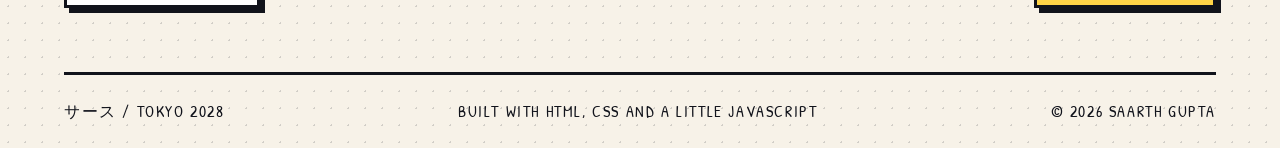
<file: skills.html>
<!DOCTYPE html>
<html lang="en">
<head>
  <meta charset="utf-8">
  <meta name="viewport" content="width=device-width, initial-scale=1">
  <title>Skills | Saarth Gupta</title>
  <meta name="description" content="Saarth Gupta's skills: game dev, 3D CAD, simulation, debugging and web dev.">
  <meta name="theme-color" content="#f7f2e8">
  <link rel="icon" href="favicon.svg" type="image/svg+xml">
  <link rel="preconnect" href="https://fonts.googleapis.com">
  <link rel="preconnect" href="https://fonts.gstatic.com" crossorigin>
  <link rel="stylesheet" href="https://fonts.googleapis.com/css2?family=Bebas+Neue&family=Caveat:wght@700&family=Patrick+Hand&display=swap">
  <link rel="stylesheet" href="style.css">
  <script src="script.js" defer></script>
</head>
<body>
  <a class="skip-link" href="#main">Skip to content</a>
  <header class="site-header">
    <nav class="site-nav" aria-label="Main">
      <a class="site-logo" href="index.html"><span lang="ja">サース</span><span class="site-logo-name">Saarth Gupta</span></a>
      <ul class="site-menu">
        <li><a href="index.html">Home</a></li>
        <li><a href="skills.html" aria-current="page">Skills</a></li>
        <li><a href="hobbies.html">Hobbies</a></li>
        <li><a href="next-arc.html">Next Arc</a></li>
        <li><a href="portfolio.html">Portfolio</a></li>
        <li><a href="contact.html">Contact</a></li>
      </ul>
    </nav>
  </header>
  <main id="main" class="page-content">
    <header class="page-heading">
      <p class="chapter-tag">Chapter 01 / Hardware</p>
      <h1>Things I <span>Build.</span></h1>
      <p class="page-lead">A collection of the stuff I enjoy learning, breaking, rebuilding and occasionally making work on the first try.</p>
    </header>
    <section class="card-grid card-cycle" aria-label="Skills">
      <article class="manga-card">
        <span class="card-number" aria-hidden="true">01</span>
        <span class="card-label">Build</span>
        <h2>Game dev</h2>
        <p>Creating interactive worlds, mechanics and experiments where code becomes something you can actually play.</p>
        <button class="comic-button skill-toggle" type="button" data-skill="game-dev" aria-pressed="false" hidden>Add Game dev to cone</button>
      </article>
      <article class="manga-card">
        <span class="card-number" aria-hidden="true">02</span>
        <span class="card-label">Design</span>
        <h2>3D CAD</h2>
        <p>Designing mechanical ideas in 3D and turning random thoughts into things that can actually exist.</p>
        <button class="comic-button skill-toggle" type="button" data-skill="3d-cad" aria-pressed="false" hidden>Add 3D CAD to cone</button>
      </article>
      <article class="manga-card">
        <span class="card-number" aria-hidden="true">03</span>
        <span class="card-label">Physics</span>
        <h2>Simulation</h2>
        <p>Using simulation to understand how systems behave before making the real-world version.</p>
        <button class="comic-button skill-toggle" type="button" data-skill="simulation" aria-pressed="false" hidden>Add Simulation to cone</button>
      </article>
      <article class="manga-card">
        <span class="card-number" aria-hidden="true">04</span>
        <span class="card-label">Debug</span>
        <h2>Debugging</h2>
        <p>Finding the tiny thing responsible for destroying everything else. Usually after asking why it worked yesterday.</p>
        <button class="comic-button skill-toggle" type="button" data-skill="debugging" aria-pressed="false" hidden>Add Debugging to cone</button>
      </article>
      <article class="manga-card">
        <span class="card-number" aria-hidden="true">05</span>
        <span class="card-label">Publish</span>
        <h2>Web dev</h2>
        <p>Building static websites with semantic HTML, CSS and JavaScript. No frameworks, no backend. This site is one.</p>
        <button class="comic-button skill-toggle" type="button" data-skill="web-dev" aria-pressed="false" hidden>Add Web dev to cone</button>
      </article>
      <section class="tool-panel" id="skill-cone" aria-labelledby="skill-cone-title" hidden>
        <h2 id="skill-cone-title">Skill cone</h2>
        <svg class="cone-image" viewBox="0 0 240 400" aria-hidden="true" focusable="false">
          <defs>
            <clipPath id="cone-clip"><polygon points="64,240 176,240 120,384"/></clipPath>
          </defs>
          <polygon class="cone-body" points="64,240 176,240 120,384"/>
          <path class="cone-waffle" clip-path="url(#cone-clip)" d="M56 224l160 160M56 256l160 160M56 288l160 160M56 320l160 160M88 224l160 160M120 224l160 160M152 224l160 160M184 224l-160 160M184 256l-160 160M184 288l-160 160M152 224l-160 160M120 224l-160 160M88 224l-160 160"/>
          <rect class="cone-rim" x="52" y="228" width="136" height="20" rx="10"/>
          <g transform="translate(120 196)"><g class="scoop is-empty"><circle class="scoop-ball" r="50"/><rect class="scoop-drip" x="14" y="36" width="16" height="26" rx="8"/><ellipse class="scoop-shine" cx="-20" cy="-22" rx="12" ry="7"/></g></g>
          <g transform="translate(120 148)"><g class="scoop is-empty"><circle class="scoop-ball" r="50"/><rect class="scoop-drip" x="-30" y="36" width="16" height="26" rx="8"/><ellipse class="scoop-shine" cx="-20" cy="-22" rx="12" ry="7"/></g></g>
          <g transform="translate(120 100)"><g class="scoop is-empty"><circle class="scoop-ball" r="50"/><rect class="scoop-drip" x="14" y="36" width="16" height="26" rx="8"/><ellipse class="scoop-shine" cx="-20" cy="-22" rx="12" ry="7"/></g></g>
          <g class="cone-cherry is-empty"><path class="cone-cherry-stem" d="M120 36Q124 18 142 12"/><circle class="cone-cherry-ball" cx="120" cy="44" r="12"/></g>
        </svg>
        <p class="tool-readout" role="status"></p>
        <a class="comic-button comic-button-yellow cone-mail-link" href="mailto:saarthgupta19@gmail.com" data-email="saarthgupta19@gmail.com">Email me about this cone</a>
      </section>
    </section>
    <nav class="page-pager" aria-label="Page sequence">
      <a class="comic-button" href="index.html" rel="prev">Previous: Home</a>
      <a class="comic-button comic-button-yellow page-pager-next" href="hobbies.html" rel="next">Next: Hobbies</a>
    </nav>
  </main>
  <footer class="site-footer">
    <span><span lang="ja">サース</span> / Tokyo 2028</span>
    <span>Built with HTML, CSS and a little JavaScript</span>
    <span>&copy; 2026 Saarth Gupta</span>
  </footer>
</body>
</html>
</file>
<file: style.css>
:root {
  --color-ink: #11131b;
  --color-paper: #f7f2e8;
  --color-white: #ffffff;
  --color-cyan: #00d7df;
  --color-red: #ef3155;
  --color-red-text: #b3112f;
  --color-pink: #f26b9b;
  --color-yellow: #ffd447;
  --color-orange: #ff9f43;
  --color-cone: #e8b25a;
  --color-muted: #4f5564;
  --font-display: "Bebas Neue", Impact, sans-serif;
  --font-body: "Patrick Hand", "Segoe Print", "Comic Sans MS", sans-serif;
  --font-note: "Caveat", "Segoe Print", cursive;
  --font-japanese: "Hiragino Sans", "Yu Gothic", "Noto Sans JP", sans-serif;
  --space-1: 0.5rem;
  --space-2: 1rem;
  --space-3: 1.5rem;
  --space-4: 2.5rem;
  --space-5: 4rem;
  --border-thin: 3px solid var(--color-ink);
  --border-card: 5px solid var(--color-ink);
  --shadow-small: 5px 5px 0 var(--color-ink);
  --shadow-large: 8px 8px 0 var(--color-ink);
  --shadow-raised: 14px 14px 0 var(--color-ink);
  --page-width: 80rem;
}

* { box-sizing: border-box; margin: 0; padding: 0; }
[hidden] { display: none !important; }
html { scroll-behavior: smooth; scroll-padding-top: 6rem; }

body {
  display: flex;
  flex-direction: column;
  min-height: 100vh;
  overflow-x: clip;
  background-color: var(--color-paper);
  background-image: radial-gradient(rgba(17, 19, 27, 0.16) 1px, transparent 1px);
  background-size: 17px 17px;
  color: var(--color-ink);
  font-family: var(--font-body);
  font-size: 1.25rem;
  line-height: 1.5;
}

h1, h2 {
  font-family: var(--font-display);
  font-weight: 400;
  line-height: 0.9;
  letter-spacing: 0.02em;
}

h1 {
  font-size: clamp(4.5rem, 12vw, 9.5rem);
  line-height: 0.82;
  text-shadow: 6px 6px 0 var(--color-cyan);
  transform: rotate(-2deg);
  animation: title-drop 0.9s cubic-bezier(0.2, 1.5, 0.4, 1);
}

h1 span {
  display: block;
  color: var(--color-red);
  text-shadow: 6px 6px 0 var(--color-yellow);
}

h2 { font-size: clamp(2.5rem, 5vw, 3.75rem); }
h1, h2 { text-wrap: balance; }
.manga-card h2 { overflow-wrap: anywhere; }
ul, ol { list-style: none; }
a { color: inherit; }
:lang(ja) { font-family: var(--font-japanese); }
:focus-visible { outline: 4px solid var(--color-red-text); outline-offset: 3px; }

@keyframes title-drop {
  from { opacity: 0; transform: translateY(35px) rotate(-6deg) scale(0.9); }
}

.visually-hidden {
  position: absolute;
  width: 1px;
  height: 1px;
  overflow: hidden;
  clip-path: inset(50%);
  white-space: nowrap;
}

.skip-link {
  position: fixed;
  top: var(--space-1);
  left: var(--space-1);
  z-index: 200;
  padding: var(--space-1) var(--space-2);
  border: var(--border-thin);
  background: var(--color-yellow);
  box-shadow: var(--shadow-small);
  text-decoration: none;
  transform: translateY(-200%);
}

.skip-link:focus { transform: none; }

.site-header {
  position: sticky;
  top: 0;
  z-index: 100;
  border-bottom: var(--border-thin);
  background: var(--color-paper);
}

.site-nav {
  display: flex;
  flex-wrap: wrap;
  align-items: center;
  justify-content: space-between;
  gap: var(--space-2);
  width: min(var(--page-width), 90%);
  margin-inline: auto;
  padding-block: var(--space-2);
}

.site-logo {
  display: flex;
  flex-direction: column;
  line-height: 1;
  text-decoration: none;
}

.site-logo [lang="ja"] {
  color: var(--color-red);
  font-size: 1.6rem;
  font-weight: 900;
  text-shadow: 2px 2px 0 var(--color-cyan);
}

.site-logo-name {
  margin-top: 0.3rem;
  font-size: 1rem;
  letter-spacing: 0.2em;
  text-transform: uppercase;
}

.site-menu {
  display: flex;
  flex-wrap: wrap;
  gap: var(--space-1);
}

.site-menu a {
  display: block;
  padding: 0.1rem var(--space-2);
  border-bottom: 4px solid transparent;
  font-family: var(--font-display);
  font-size: 1.5rem;
  letter-spacing: 0.06em;
  text-decoration: none;
  text-transform: uppercase;
}

.site-menu a:hover { border-bottom-color: var(--color-cyan); }

.site-menu a[aria-current="page"] {
  border-bottom-color: var(--color-red);
  color: var(--color-red-text);
}

.page-content {
  display: grid;
  flex: 1;
  grid-template-columns: minmax(0, 1fr);
  align-content: start;
  gap: var(--space-5);
  width: min(var(--page-width), 90%);
  margin-inline: auto;
  padding-block: var(--space-5);
}

.page-heading {
  display: grid;
  justify-items: start;
  gap: var(--space-3);
  max-width: 46rem;
}

.page-lead {
  font-size: 1.4rem;
  color: var(--color-muted);
}

.chapter-tag {
  padding: 0.2rem var(--space-2);
  background: var(--color-ink);
  box-shadow: 5px 5px 0 var(--color-red);
  color: var(--color-white);
  font-size: 1.05rem;
  letter-spacing: 0.12em;
  text-transform: uppercase;
  transform: rotate(-1deg);
}

.button-row {
  display: flex;
  flex-wrap: wrap;
  align-items: center;
  gap: var(--space-2);
}

.comic-button {
  display: inline-block;
  padding: 0.35rem var(--space-3);
  border: var(--border-thin);
  background: var(--color-white);
  box-shadow: var(--shadow-small);
  color: var(--color-ink);
  font-family: var(--font-display);
  font-size: 1.5rem;
  letter-spacing: 0.06em;
  line-height: 1.2;
  text-decoration: none;
  cursor: pointer;
  transition: transform 0.15s, box-shadow 0.15s;
}

.comic-button:hover:not(:disabled) {
  transform: translate(-3px, -3px);
  box-shadow: 8px 8px 0 var(--color-ink);
}

.comic-button:active:not(:disabled) {
  transform: translate(2px, 2px);
  box-shadow: none;
}

.comic-button:disabled { opacity: 0.5; cursor: not-allowed; }
.comic-button-cyan { background: var(--color-cyan); }
.comic-button-red { background: var(--color-red); }
.comic-button-yellow { background: var(--color-yellow); }

.hero {
  display: grid;
  grid-template-columns: minmax(0, 1.1fr) minmax(0, 0.9fr);
  align-items: center;
  gap: var(--space-4);
}

.hero-copy {
  display: grid;
  justify-items: start;
  gap: var(--space-3);
}

.japanese-title {
  color: var(--color-red-text);
  font-size: clamp(2rem, 5vw, 3.5rem);
  font-weight: 900;
  line-height: 1;
  transform: rotate(-3deg);
}

.identity-row {
  display: flex;
  flex-wrap: wrap;
  align-items: center;
  gap: var(--space-1);
  letter-spacing: 0.08em;
  text-transform: uppercase;
}

.identity-age {
  padding: 0.1rem var(--space-2);
  border: var(--border-thin);
  background: var(--color-yellow);
  box-shadow: 4px 4px 0 var(--color-ink);
  font-family: var(--font-display);
  font-size: 1.8rem;
}

.hero-note {
  max-width: 34rem;
  font-family: var(--font-note);
  font-size: 2rem;
  font-weight: 700;
  line-height: 1.15;
}

.hero-description { max-width: 36rem; color: var(--color-muted); }

.hero-art {
  position: relative;
  display: grid;
  place-items: center;
  min-height: 38rem;
  padding: var(--space-4) var(--space-3);
}

.hero-art::before {
  content: "";
  position: absolute;
  top: 1rem;
  right: 0;
  width: 16rem;
  height: 16rem;
  border-radius: 50%;
  background: repeating-conic-gradient(var(--color-yellow) 0 8deg, transparent 8deg 16deg);
  opacity: 0.7;
  animation: sun-spin 30s linear infinite;
}

@keyframes sun-spin { to { transform: rotate(360deg); } }

.character-card {
  --eye-height: 1rem;
  --mouth-width: 4.4rem;
  --mouth-height: 0.45rem;
  --mouth-radius: 0;
  position: relative;
  z-index: 1;
  display: grid;
  gap: var(--space-1);
  width: min(24rem, 100%);
  padding: var(--space-3);
  border: var(--border-card);
  background: var(--color-paper);
  box-shadow: 14px 14px 0 var(--color-red), -10px -10px 0 var(--color-cyan);
  transform: rotate(3deg);
}

.character-card[data-mode="debug"] {
  --eye-height: 0.5rem;
  --mouth-width: 2.5rem;
}

.character-card[data-mode="explore"] {
  --eye-height: 1.75rem;
  --mouth-height: 1.4rem;
  --mouth-radius: 0 0 2.5rem 2.5rem;
}

.card-top {
  display: flex;
  justify-content: space-between;
  letter-spacing: 0.12em;
}

.character-face {
  position: relative;
  width: 13.75rem;
  height: 11.9rem;
  margin: var(--space-2) auto;
  border: var(--border-card);
  background: linear-gradient(135deg, var(--color-cyan) 0 48%, var(--color-ink) 48% 51%, var(--color-red) 51% 100%);
  clip-path: polygon(15% 0, 85% 0, 100% 25%, 88% 90%, 50% 100%, 12% 90%, 0 25%);
}

.face-eye {
  position: absolute;
  top: 4rem;
  width: 2.6rem;
  height: var(--eye-height);
  border: 4px solid var(--color-ink);
  background: var(--color-yellow);
  transform: skewX(-20deg);
  transition: height 0.25s;
}

.face-eye-left { left: 2.7rem; }
.face-eye-right { right: 2.7rem; }

.face-mouth {
  position: absolute;
  bottom: 2.2rem;
  left: 50%;
  width: var(--mouth-width);
  height: var(--mouth-height);
  border-radius: var(--mouth-radius);
  background: var(--color-ink);
  transform: translateX(-50%);
  transition: width 0.25s, height 0.25s;
}

.character-name {
  font-family: var(--font-display);
  font-size: 3rem;
  line-height: 1;
  text-align: center;
}

.character-title {
  font-size: 1rem;
  letter-spacing: 0.13em;
  text-align: center;
  text-transform: uppercase;
}

.mode-caption { min-height: 3em; text-align: center; }

.stat-list { display: grid; gap: var(--space-1); }

.stat-row {
  display: grid;
  grid-template-columns: 5rem 1fr 3.5rem;
  align-items: center;
  gap: var(--space-1);
  font-size: 1rem;
  letter-spacing: 0.08em;
  text-transform: uppercase;
}

.stat-bar {
  height: 0.8rem;
  border: var(--border-thin);
  background: var(--color-white);
}

.stat-fill {
  display: block;
  width: var(--stat-value);
  height: 100%;
  background: var(--color-red);
  transition: width 0.4s;
}

.stat-value { text-align: right; }

.mode-switch { display: flex; gap: var(--space-1); margin-top: var(--space-1); }

.mode-button {
  flex: 1;
  padding: 0.1rem;
  border: var(--border-thin);
  background: var(--color-paper);
  color: var(--color-ink);
  font-family: var(--font-display);
  font-size: 1.4rem;
  letter-spacing: 0.06em;
  cursor: pointer;
}

.mode-button:hover { background: var(--color-yellow); }

.mode-button[aria-pressed="true"] {
  background: var(--color-ink);
  color: var(--color-paper);
}

.location-stamp {
  position: absolute;
  bottom: var(--space-2);
  left: 0;
  z-index: 2;
  padding: 0.2rem var(--space-2);
  border: var(--border-thin);
  background: var(--color-yellow);
  box-shadow: var(--shadow-small);
  font-family: var(--font-display);
  font-size: 1.6rem;
  letter-spacing: 0.08em;
  transform: rotate(-6deg);
}

.vertical-japanese {
  position: absolute;
  right: 0;
  bottom: 7rem;
  color: var(--color-red-text);
  font-size: 1.4rem;
  font-weight: 900;
  writing-mode: vertical-rl;
}

.card-grid {
  display: grid;
  grid-template-columns: repeat(3, minmax(0, 1fr));
  gap: var(--space-4);
}

.card-grid-wide { grid-template-columns: repeat(2, minmax(0, 1fr)); }

.card-cycle > :nth-child(5n + 1) { --card-color: var(--color-cyan); }
.card-cycle > :nth-child(5n + 2) { --card-color: var(--color-pink); }
.card-cycle > :nth-child(5n + 3) { --card-color: var(--color-yellow); }
.card-cycle > :nth-child(5n + 4) { --card-color: var(--color-white); }
.card-cycle > :nth-child(5n + 5) { --card-color: var(--color-orange); }

.manga-card {
  position: relative;
  display: flex;
  flex-direction: column;
  align-items: flex-start;
  gap: var(--space-2);
  padding: var(--space-3);
  border: var(--border-card);
  background: var(--card-color, var(--color-paper));
  box-shadow: var(--shadow-large);
  color: var(--color-ink);
  text-decoration: none;
  transition: transform 0.2s, box-shadow 0.2s;
}

a.manga-card:hover,
.manga-card.is-picked,
.manga-card.is-selected {
  transform: translate(-4px, -6px);
  box-shadow: var(--shadow-raised);
}

.manga-card.is-picked { outline: 4px dashed var(--color-ink); outline-offset: 6px; }

.manga-card.is-selected::after {
  content: "Selected";
  position: absolute;
  top: var(--space-2);
  right: var(--space-2);
  padding: 0 var(--space-1);
  border: var(--border-thin);
  background: var(--color-red);
  color: var(--color-white);
  font-family: var(--font-display);
  font-size: 1.5rem;
  transform: rotate(-6deg);
}

.card-number {
  position: absolute;
  top: var(--space-1);
  right: var(--space-3);
  font-family: var(--font-display);
  font-size: 4rem;
  line-height: 1;
  opacity: 0.2;
}

.card-label {
  padding: 0 var(--space-1);
  background: var(--color-ink);
  color: var(--color-white);
  font-size: 1rem;
  letter-spacing: 0.12em;
  text-transform: uppercase;
}

.skill-toggle { align-self: stretch; margin-top: auto; text-align: center; }

.card-action {
  margin-top: auto;
  font-family: var(--font-display);
  font-size: 1.6rem;
  letter-spacing: 0.06em;
  text-decoration: underline;
  text-decoration-thickness: 3px;
  text-underline-offset: 4px;
}

.contact-card h2 { font-size: 2.25rem; line-height: 1; overflow-wrap: anywhere; }

.tool-panel {
  display: flex;
  flex-direction: column;
  align-items: flex-start;
  gap: var(--space-2);
  padding: var(--space-3);
  border: var(--border-card);
  background: var(--color-paper);
  box-shadow: 8px 8px 0 var(--color-cyan);
}

.tool-readout { min-height: 3em; }

.cone-image {
  align-self: center;
  width: 100%;
  max-width: 10rem;
  height: auto;
}

.cone-body { fill: var(--color-cone); stroke: var(--color-ink); stroke-width: 4; stroke-linejoin: round; }
.cone-rim { fill: var(--color-orange); stroke: var(--color-ink); stroke-width: 4; }
.cone-waffle { fill: none; stroke: var(--color-ink); stroke-width: 3; opacity: 0.4; }
.cone-cherry-ball { fill: var(--color-red); stroke: var(--color-ink); stroke-width: 4; }
.cone-cherry-stem { fill: none; stroke: var(--color-ink); stroke-width: 4; stroke-linecap: round; }
.scoop-ball, .scoop-drip { fill: var(--scoop-color); stroke: var(--color-ink); stroke-width: 4; }
.scoop-shine { fill: var(--color-white); opacity: 0.6; }
.scoop.is-empty, .cone-cherry.is-empty { display: none; }
.scoop.is-new { animation: scoop-drop 0.45s cubic-bezier(0.3, 1.6, 0.5, 1); }

@keyframes scoop-drop { from { transform: translateY(-80px); opacity: 0; } }

[data-skill="game-dev"] { --scoop-color: var(--color-cyan); }
[data-skill="3d-cad"] { --scoop-color: var(--color-pink); }
[data-skill="simulation"] { --scoop-color: var(--color-yellow); }
[data-skill="debugging"] { --scoop-color: var(--color-white); }
[data-skill="web-dev"] { --scoop-color: var(--color-orange); }

.quote-panel {
  display: flex;
  flex-direction: column;
  justify-content: center;
  gap: var(--space-2);
  padding: var(--space-4) var(--space-3);
  border: var(--border-card);
  background: var(--color-ink);
  box-shadow: 8px 8px 0 var(--color-cyan);
  color: var(--color-paper);
}

.quote-panel p {
  font-family: var(--font-display);
  font-size: clamp(2.75rem, 6vw, 4.5rem);
  line-height: 0.9;
  text-shadow: 4px 4px 0 var(--color-red);
}

.quote-credit {
  color: var(--color-cyan);
  font-size: 1rem;
  letter-spacing: 0.15em;
  text-transform: uppercase;
}

.info-strip {
  display: grid;
  grid-template-columns: repeat(3, 1fr);
  padding: var(--space-3);
  border: var(--border-thin);
  background: var(--color-paper);
  box-shadow: 6px 6px 0 var(--color-ink);
}

.info-strip > div + div { padding-left: var(--space-3); border-left: 2px dashed var(--color-ink); }

.info-strip dt {
  color: var(--color-muted);
  font-size: 1rem;
  letter-spacing: 0.13em;
  text-transform: uppercase;
}

.info-strip dd {
  font-family: var(--font-display);
  font-size: 2rem;
  letter-spacing: 0.04em;
}

.countdown {
  width: fit-content;
  padding: var(--space-2) var(--space-3);
  background: var(--color-ink);
  box-shadow: 6px 6px 0 var(--color-red);
  color: var(--color-paper);
  font-family: var(--font-display);
  font-size: 2.5rem;
  letter-spacing: 0.04em;
}

.countdown strong { color: var(--color-yellow); font-weight: 400; }

.roadmap-list { display: grid; gap: var(--space-4); }

.roadmap-step {
  position: relative;
  display: grid;
  grid-template-columns: 5rem minmax(0, 1fr);
  align-items: start;
  gap: var(--space-3);
}

.roadmap-step:not(:last-child)::before {
  content: "";
  position: absolute;
  top: 5rem;
  bottom: calc(-1 * var(--space-4));
  left: 2.5rem;
  border-left: 4px dashed var(--color-ink);
}

.roadmap-number {
  display: grid;
  place-items: center;
  width: 5rem;
  height: 5rem;
  border: var(--border-card);
  background: var(--card-color);
  font-family: var(--font-display);
  font-size: 3rem;
}

.note-card {
  max-width: 36rem;
  padding: var(--space-2) var(--space-3);
  border: 3px dashed var(--color-ink);
  font-family: var(--font-note);
  font-size: 1.75rem;
  line-height: 1.2;
}

.construction-box {
  display: grid;
  grid-template-columns: auto 1fr;
  align-items: center;
  gap: var(--space-4);
  padding: var(--space-4) var(--space-3) var(--space-3);
  border: var(--border-card);
  background: var(--color-paper);
  box-shadow: var(--shadow-large);
  position: relative;
}

.construction-box::before {
  content: "";
  position: absolute;
  top: 0;
  left: 0;
  right: 0;
  height: var(--space-2);
  background: repeating-linear-gradient(-45deg, var(--color-yellow) 0 16px, var(--color-ink) 16px 32px);
}

.construction-box img { width: 100%; max-width: 20rem; height: auto; border: var(--border-thin); }

.construction-copy { display: grid; justify-items: start; gap: var(--space-2); }

.build-bar {
  width: 100%;
  max-width: 20rem;
  height: 1rem;
  border: var(--border-thin);
  background: repeating-linear-gradient(-45deg, var(--color-cyan) 0 12px, var(--color-white) 12px 24px);
  background-size: 34px 100%;
  animation: build-slide 1s linear infinite;
}

@keyframes build-slide { to { background-position: 34px 0; } }

.reserved-list {
  display: grid;
  grid-template-columns: repeat(auto-fit, minmax(13rem, 1fr));
  gap: var(--space-3);
}

.reserved-list li {
  display: grid;
  padding: var(--space-2);
  border: 3px dashed var(--color-ink);
}

.reserved-title { font-family: var(--font-display); font-size: 2rem; letter-spacing: 0.04em; }

.section-block { display: grid; gap: var(--space-3); }

.copy-status { min-height: 1.5em; }

.page-pager {
  display: flex;
  flex-wrap: wrap;
  justify-content: space-between;
  gap: var(--space-2);
}

.page-pager-next { margin-left: auto; }

.site-footer {
  display: flex;
  flex-wrap: wrap;
  justify-content: space-between;
  gap: var(--space-1) var(--space-3);
  width: min(var(--page-width), 90%);
  margin-inline: auto;
  padding-block: var(--space-3);
  border-top: var(--border-thin);
  font-size: 1rem;
  letter-spacing: 0.1em;
  text-transform: uppercase;
}

.toast {
  position: fixed;
  bottom: var(--space-3);
  left: 50%;
  z-index: 300;
  padding: var(--space-1) var(--space-3);
  border: var(--border-thin);
  background: var(--color-yellow);
  box-shadow: var(--shadow-small);
  font-family: var(--font-display);
  font-size: 1.5rem;
  opacity: 0;
  pointer-events: none;
  transform: translate(-50%, 1.5rem);
  transition: opacity 0.25s, transform 0.25s;
}

.toast.is-visible { opacity: 1; transform: translate(-50%, 0); }

.manga-mode .manga-card,
.manga-mode .tool-panel,
.manga-mode .quote-panel { animation: manga-shake 0.35s 3; }

@keyframes manga-shake {
  25% { translate: -5px 2px; }
  50% { translate: 5px -2px; }
  75% { translate: -3px -1px; }
}

@media (max-width: 64rem) {
  .hero { grid-template-columns: minmax(0, 1fr); }
  .card-grid { grid-template-columns: repeat(2, minmax(0, 1fr)); }
  .construction-box { grid-template-columns: minmax(0, 1fr); }
}

@media (max-width: 40rem) {
  .card-grid, .card-grid-wide, .info-strip { grid-template-columns: minmax(0, 1fr); }
  .info-strip > div + div { padding: var(--space-2) 0 0; border-top: 2px dashed var(--color-ink); border-left: 0; }
  .info-strip { gap: var(--space-2); }
  .hero-art { min-height: 34rem; }
}

@media (max-width: 30rem) {
  .hero-art { padding-inline: var(--space-2); }
  .character-card {
    padding: var(--space-2);
    box-shadow: 10px 10px 0 var(--color-red), -6px -6px 0 var(--color-cyan);
    transform: rotate(2deg);
  }
  .character-face { width: 12rem; height: 10.4rem; }
  .face-eye { top: 3.4rem; }
  .face-eye-left { left: 2.2rem; }
  .face-eye-right { right: 2.2rem; }
  .vertical-japanese { right: 0.25rem; }
  .countdown { font-size: 2rem; }
}

@media (prefers-reduced-motion: reduce) {
  html { scroll-behavior: auto; }
  *, *::before, *::after { animation: none !important; transition: none !important; }
}
</file>
